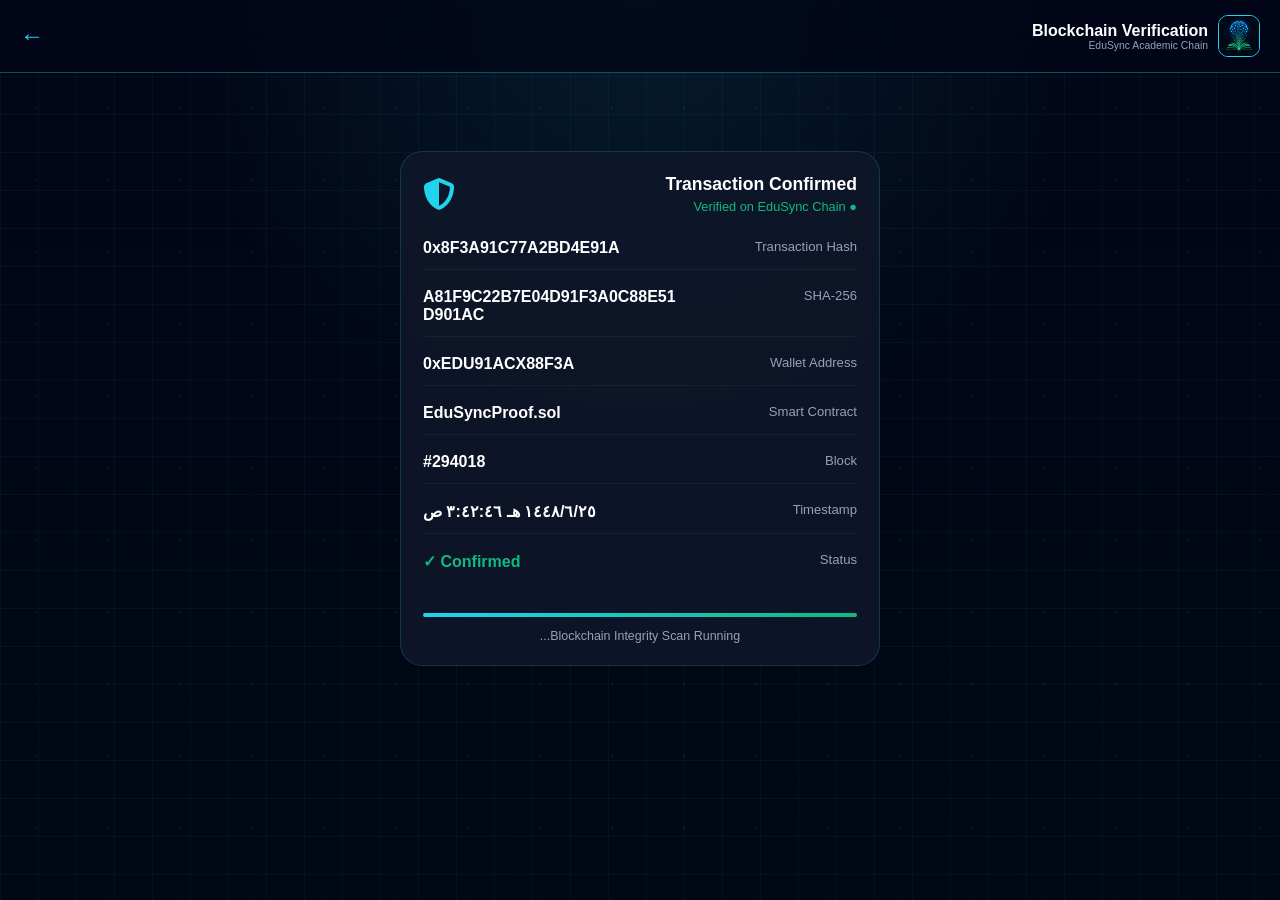
<file: sections/blockchain.html>
<!DOCTYPE html>
<html lang="ar" dir="rtl">

<head>
<meta charset="UTF-8">
<meta name="viewport" content="width=device-width, initial-scale=1.0">
<title>Blockchain Verification</title>

<link rel="stylesheet" href="../style.css">
<link rel="stylesheet" href="https://cdnjs.cloudflare.com/ajax/libs/font-awesome/6.5.1/css/all.min.css">

<style>
.verify-box{
    background:rgba(15,23,42,0.9);
    border:1px solid rgba(34,211,238,0.18);
    border-radius:22px;
    padding:22px;
    margin-top:25px;
}

.verify-row{
    display:flex;
    justify-content:space-between;
    margin-bottom:18px;
    gap:20px;
    border-bottom:1px solid rgba(255,255,255,0.05);
    padding-bottom:12px;
}

.verify-label{
    color:#94a3b8;
    font-size:0.82rem;
}

.verify-value{
    color:#fff;
    font-weight:700;
    text-align:left;
    word-break:break-all;
    max-width:60%;
}

.scan-box{
    margin-top:30px;
    text-align:center;
}

.scan-line{
    width:100%;
    height:4px;
    border-radius:999px;
    background:linear-gradient(90deg,#22d3ee,#10b981,#22d3ee);
    background-size:200% 100%;
    animation:scan 2s linear infinite;
}

@keyframes scan{
    0%{background-position:0% 0;}
    100%{background-position:200% 0;}
}
</style>

</head>

<body>

<header>
    <div class="logo-box">
        <img src="../1A9FCFDC-779E-4D60-9099-327FB21D028E.png" class="logo-img">

        <div>
            <div style="font-size:1rem;font-weight:800;">Blockchain Verification</div>
            <div style="font-size:0.65rem;color:#94a3b8;">
                EduSync Academic Chain
            </div>
        </div>
    </div>

    <div onclick="window.history.back()" style="font-size:1.5rem;color:var(--primary);cursor:pointer;">
        ←
    </div>
</header>

<div class="container">

    <div class="verify-box">

        <div style="
        display:flex;
        justify-content:space-between;
        align-items:center;
        margin-bottom:25px;
        ">
            <div>
                <div style="font-size:1.1rem;font-weight:800;">
                    Transaction Confirmed
                </div>

                <div style="color:#10b981;font-size:0.8rem;margin-top:4px;">
                    ● Verified on EduSync Chain
                </div>
            </div>

            <i class="fa-solid fa-shield-halved" style="
            font-size:2rem;
            color:#22d3ee;
            "></i>
        </div>

        <div class="verify-row">
            <div class="verify-label">Transaction Hash</div>
            <div class="verify-value">
                0x8F3A91C77A2BD4E91A
            </div>
        </div>

        <div class="verify-row">
            <div class="verify-label">SHA-256</div>
            <div class="verify-value">
                A81F9C22B7E04D91F3A0C88E51D901AC
            </div>
        </div>

        <div class="verify-row">
            <div class="verify-label">Wallet Address</div>
            <div class="verify-value">
                0xEDU91ACX88F3A
            </div>
        </div>

        <div class="verify-row">
            <div class="verify-label">Smart Contract</div>
            <div class="verify-value">
                EduSyncProof.sol
            </div>
        </div>

        <div class="verify-row">
            <div class="verify-label">Block</div>
            <div class="verify-value">
                #294018
            </div>
        </div>

        <div class="verify-row">
            <div class="verify-label">Timestamp</div>
            <div class="verify-value" id="timeNow">
                --
            </div>
        </div>

        <div class="verify-row" style="border:none;margin-bottom:0;">
            <div class="verify-label">Status</div>
            <div class="verify-value" style="color:#10b981;">
                Confirmed ✓
            </div>
        </div>

        <div class="scan-box">
            <div class="scan-line"></div>

            <div style="
            color:#94a3b8;
            margin-top:12px;
            font-size:0.78rem;
            ">
                Blockchain Integrity Scan Running...
            </div>
        </div>

    </div>

</div>

<script>
document.getElementById("timeNow").innerText =
new Date().toLocaleString("ar-SA");
</script>

</body>
</html>
</file>
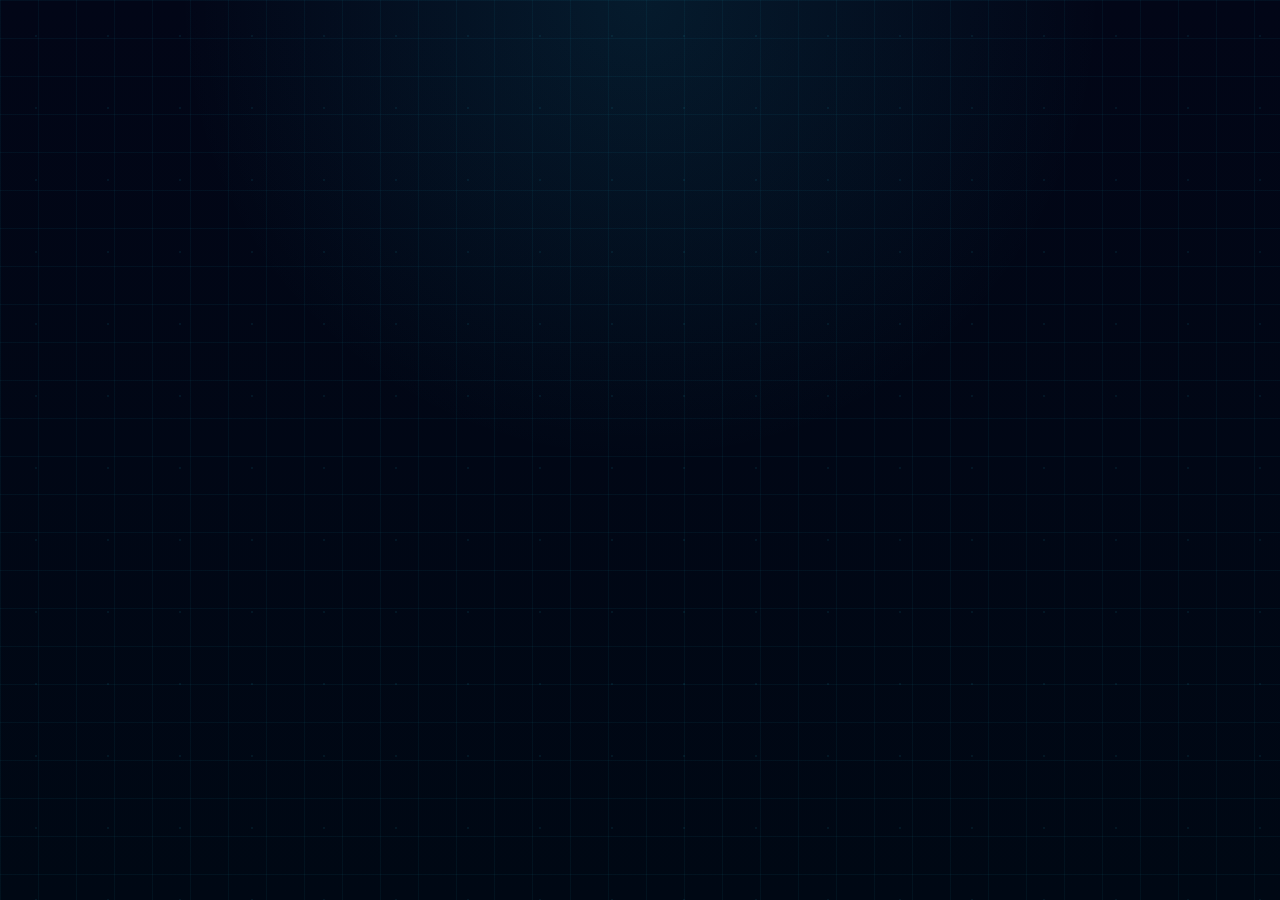
<file: sections/doctor.html>
<!DOCTYPE html>
<html lang="ar" dir="rtl">
<head>
<meta charset="UTF-8">
<title>المحاضر</title>
<link rel="stylesheet" href="../style.css">
</head>
<body>

<div id="lecturer" class="section">
        <h3 style="margin-bottom:15px; font-size:1.1rem;"><i class="fa-solid fa-user-shield"></i> لوحة تحكم المحاضر</h3>

        <div class="upload-box" onclick="document.getElementById('docFileInput').click()">
            <input type="file" id="docFileInput" style="display:none;" onchange="handleDocUpload(this)">
            <i class="fa-solid fa-file-circle-plus" style="font-size:2.5rem; color:var(--primary); margin-bottom:10px;"></i>
            <div id="docUpStatus" style="font-weight:bold; font-size:0.9rem;">رفع المرجع الرسمي للدفعة</div>
            <p style="font-size:0.65rem; color:#94a3b8;">سيتم توليد SHA-256 Hash ووضعه على البلوكشين</p>
        </div>

        <div class="info-card">
            <h4 style="color: var(--primary); margin-bottom: 15px; font-size:0.9rem;">📊 تقرير الاستيعاب العام</h4>

            <div class="progress-container">
                <div style="display: flex; justify-content: space-between; font-size: 0.75rem;">
                    <span>تحليل Chapter 1</span>
                    <span style="color: var(--danger);">ضعيف (35%)</span>
                </div>
                <div class="progress-bar">
                    <div class="progress-fill" style="width: 35%; background: var(--danger);"></div>
                </div>
            </div>

            <div class="progress-container" style="margin-top:15px;">
                <div style="display: flex; justify-content: space-between; font-size: 0.75rem;">
                    <span>تحليل Chapter 2</span>
                    <span style="color: var(--success);">جيد (78%)</span>
                </div>
                <div class="progress-bar">
                    <div class="progress-fill" style="width: 78%; background: var(--success);"></div>
                </div>
            </div>

            <button class="claim-btn ready" style="margin-top: 15px; font-size: 0.8rem;" onclick="alert('تم إرسال تنبيه مراجعة لجميع الطلاب!')">
                إرسال إشعار مراجعة
            </button>
        </div>

        <div class="info-card">
            <h4 style="color:var(--primary); margin-bottom:12px;">🧠 توصية الذكاء الاصطناعي</h4>
            <p style="font-size:0.78rem; color:#cbd5e1; line-height:1.7;">
                يوجد انخفاض واضح في استيعاب Chapter 1. يوصى بتوليد اختبار قصير وإرسال مراجعة موجهة للطلاب الأقل أداءً.
            </p>
        </div>
    </div>

  <script src="../script.js"></script>
</body>
</html>
</file>
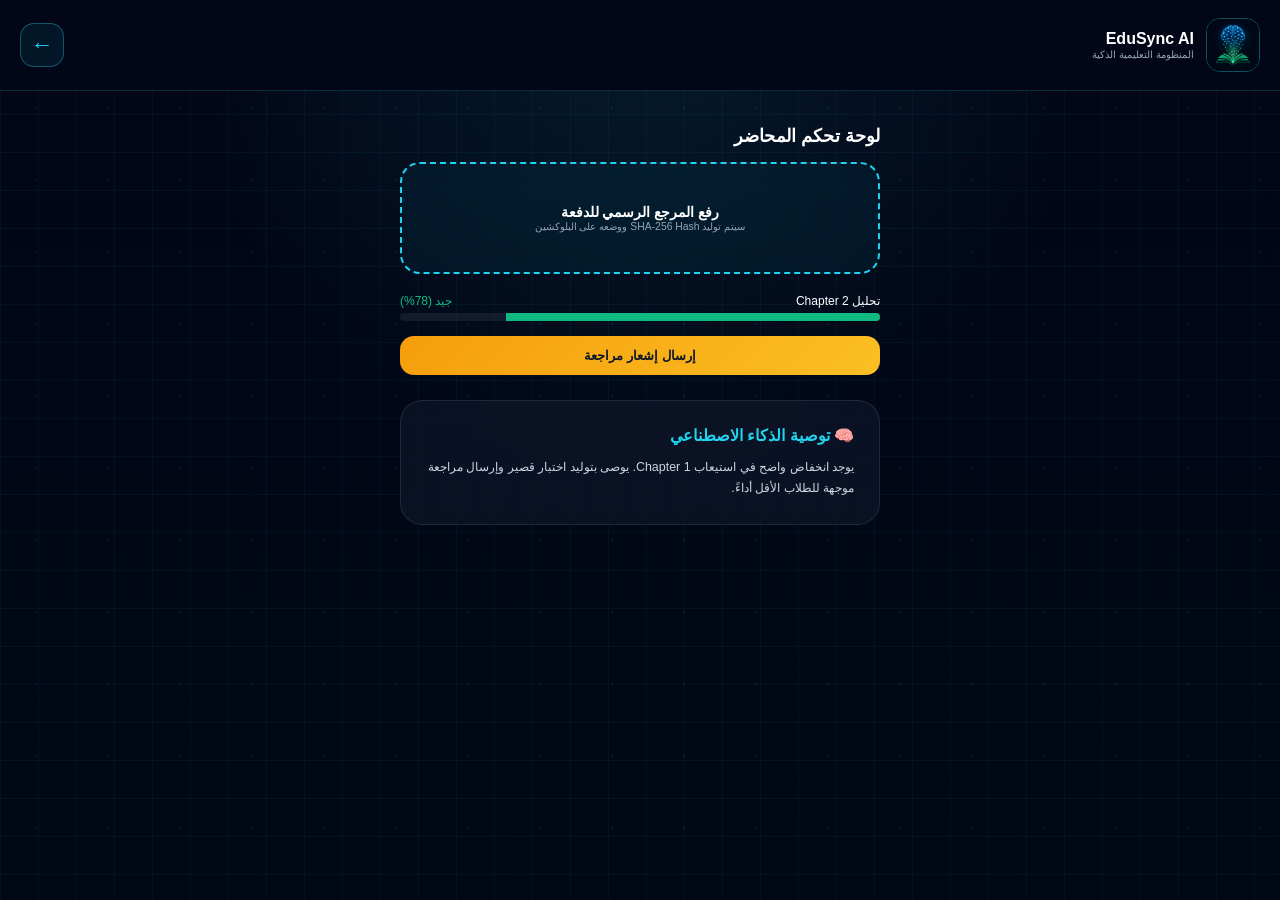
<file: sections/lecturer.html>
<!DOCTYPE html>
<html lang="ar" dir="rtl">
<head>
<meta charset="UTF-8">
        <meta name="viewport" content="width=device-width, initial-scale=1.0">
<title>المحاضر</title>
<link rel="stylesheet" href="../style.css">
</head>
<body>

        <header style="
display:flex;
align-items:center;
justify-content:space-between;
padding:18px 20px;
border-bottom:1px solid rgba(34,211,238,0.18);
background:#020617;
">

    <div class="logo-box" style="
    display:flex;
    align-items:center;
    gap:12px;
    ">
        <img src="../1A9FCFDC-779E-4D60-9099-327FB21D028E.png" style="
        width:54px;
        height:54px;
        border-radius:14px;
        object-fit:cover;
        border:1px solid rgba(34,211,238,0.35);
        ">

        <div>
            <div style="font-size:1rem; font-weight:800; color:#fff;">
                EduSync AI
            </div>

            <div style="font-size:0.65rem; color:#94a3b8;">
                المنظومة التعليمية الذكية
            </div>
        </div>
    </div>

    <div onclick="window.location.href='../index.html'" style="
    width:44px;
    height:44px;
    border-radius:14px;
    display:flex;
    align-items:center;
    justify-content:center;
    background:rgba(34,211,238,0.08);
    border:1px solid rgba(34,211,238,0.35);
    color:#22d3ee;
    cursor:pointer;
    font-size:1.4rem;
    flex-shrink:0;
    ">
        ←
    </div>

</header>

<div class="container">
<div class="sidebar" id="sidebar">
    <div style="color:var(--primary); font-size:1.8rem; text-align:left; cursor:pointer;" onclick="toggleSidebar()">&times;</div>

    <div class="wallet-mini">
        <div class="wallet-head">
            <div>
                <div class="wallet-label">ACADEMIC VAULT</div>
                <div class="wallet-title">رصيد الهوية التعليمية</div>
            </div>
            <div class="wallet-icon">
                <i class="fa-solid fa-shield-halved"></i>
            </div>
        </div>

        <div class="balance-val">
            <span id="sidebarBalance">0.00</span> <span style="font-size:0.85rem;">$SYNC</span>
        </div>

        <div class="wallet-stats">
            <div class="wallet-stat">
                <small>Academic XP</small>
                <strong id="xpValue">450 XP</strong>
            </div>
            <div class="wallet-stat">
                <small>Reputation</small>
                <strong id="repValue">Bronze</strong>
            </div>
        </div>

        <button id="claimBtn" class="claim-btn" onclick="mintFromSidebar()">
            <i class="fa-solid fa-lock" id="claimIcon"></i>
            تحتاج 1000 نقطة
        </button>
    </div>

    <div class="tx-history">
        <div class="tx-title">
            <i class="fa-solid fa-receipt"></i> سجل التحويلات
        </div>
        <div id="txList">
            <div id="emptyTx" style="font-size:0.65rem; color:#475569; text-align:center; padding:15px; background: rgba(255,255,255,0.02); border-radius: 10px;">
                <i class="fa-solid fa-timeline" style="display: block; font-size: 1.2rem; margin-bottom: 5px; opacity: 0.5;"></i>
                لا توجد عمليات سابقة
            </div>
        </div>
    </div>

    <hr style="border:none; border-bottom:1px solid var(--line); margin:15px 0;">

   <div class="sidebar-item" onclick="window.location.href='index.html'"><i class="fa-solid fa-house"></i> الرئيسية</div>
<div class="sidebar-item" onclick="window.location.href='sections/student.html'"><i class="fa-solid fa-graduation-cap"></i> بوابة الطالب</div>
<div class="sidebar-item" onclick="window.location.href='sections/lecturer.html'"><i class="fa-solid fa-user-tie"></i> بوابة المحاضر</div>
<div class="sidebar-item" onclick="window.location.href='sections/settings.html'"><i class="fa-solid fa-gear"></i> الإعدادات</div>
</div>


<div id="lecturer" class="section active">
        <h3 style="margin-bottom:15px; font-size:1.1rem;"><i class="fa-solid fa-user-shield"></i> لوحة تحكم المحاضر</h3>

        <div class="upload-box" onclick="document.getElementById('docFileInput').click()">
            <input type="file" id="docFileInput" style="display:none;" onchange="handleDocUpload(this)">
            <i class="fa-solid fa-file-circle-plus" style="font-size:2.5rem; color:var(--primary); margin-bottom:10px;"></i>
            <div id="docUpStatus" style="font-weight:bold; font-size:0.9rem;">رفع المرجع الرسمي للدفعة</div>
            <p style="font-size:0.65rem; color:#94a3b8;">سيتم توليد SHA-256 Hash ووضعه على البلوكشين</p>
        </div>

 <div id="aiRecommendation" style="display:none;"
    <h3 style="color:var(--primary); margin-bottom:15px;">
        🧠 توصية الذكاء الاصطناعي
    </h3>

    <p id="lecturerRecommendation" style="font-size:0.9rem; color:#cbd5e1; line-height:1.8;">
        اضغط الزر لتوليد توصية تعليمية ذكية بناءً على تقرير الاستيعاب.
    </p>

    <button class="claim-btn ready"
    style="margin-top:15px;"
    onclick="
generateLecturerRecommendation();
document.getElementById('aiRecommendation').style.display='block';
"
        توليد توصية ذكية
    </button>
</div>
            <div class="progress-container" style="margin-top:15px;">
                <div style="display: flex; justify-content: space-between; font-size: 0.75rem;">
                    <span>تحليل Chapter 2</span>
                    <span style="color: var(--success);">جيد (78%)</span>
                </div>
                <div class="progress-bar">
                    <div class="progress-fill" style="width: 78%; background: var(--success);"></div>
                </div>
            </div>

            <button class="claim-btn ready" style="margin-top: 15px; font-size: 0.8rem;" onclick="alert('تم إرسال تنبيه مراجعة لجميع الطلاب!')">
                إرسال إشعار مراجعة
            </button>
        </div>

        <div class="info-card">
            <h4 style="color:var(--primary); margin-bottom:12px;">🧠 توصية الذكاء الاصطناعي</h4>
            <p style="font-size:0.78rem; color:#cbd5e1; line-height:1.7;">
                يوجد انخفاض واضح في استيعاب Chapter 1. يوصى بتوليد اختبار قصير وإرسال مراجعة موجهة للطلاب الأقل أداءً.
            </p>
        </div>
    </div>

  <script src="../script.js"></script>
</body>
</html>
</file>
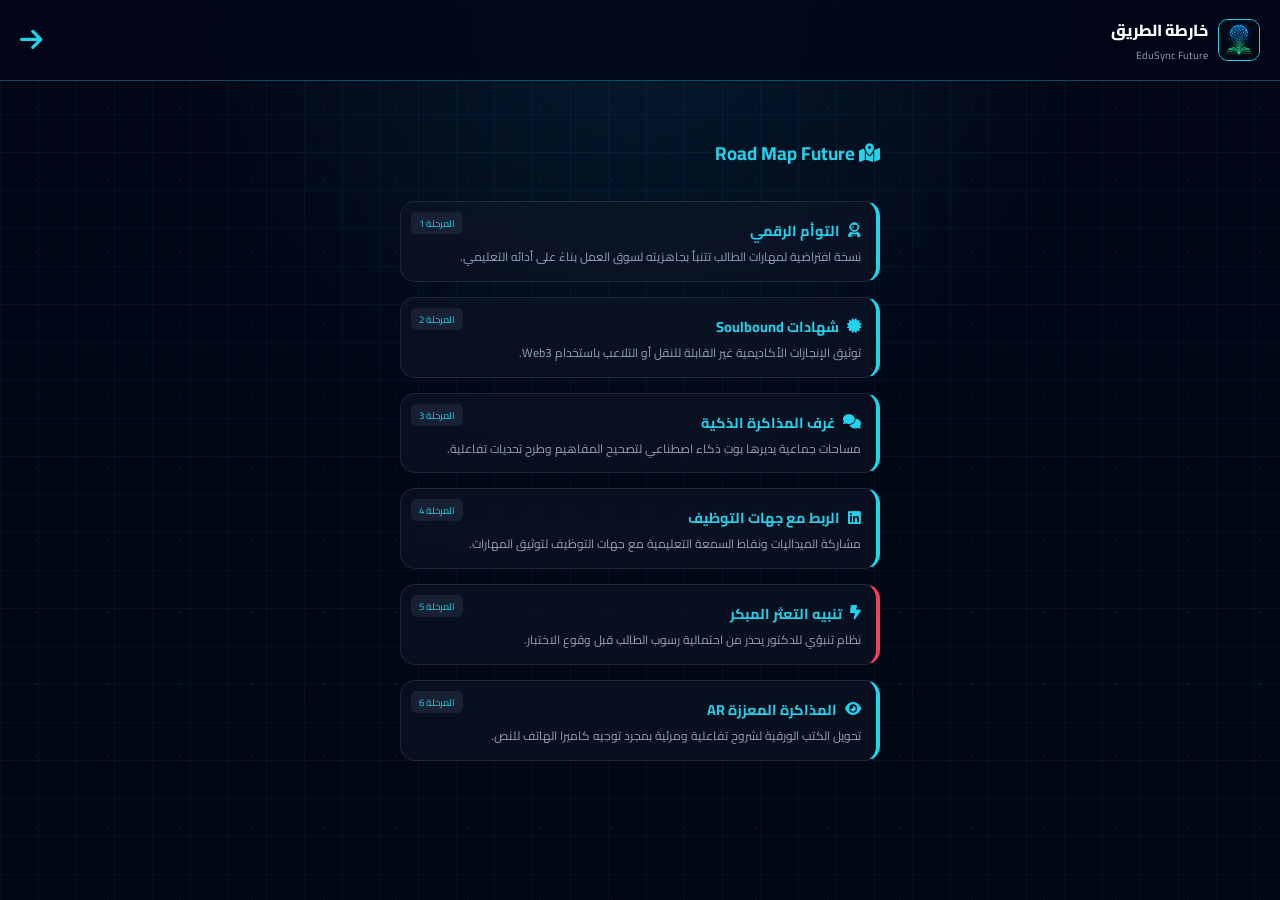
<file: sections/roadmap.html>
<!DOCTYPE html>
<html lang="ar" dir="rtl">
<head>
<meta charset="UTF-8">
<meta name="viewport" content="width=device-width, initial-scale=1.0">
<title>خارطة الطريق</title>

<link rel="stylesheet" href="../style.css">

<link href="https://fonts.googleapis.com/css2?family=Cairo:wght@400;600;700;800&display=swap" rel="stylesheet">

<link rel="stylesheet" href="https://cdnjs.cloudflare.com/ajax/libs/font-awesome/6.5.1/css/all.min.css">
</head>

<body>

<header>
    <div class="logo-box">
        <img src="../1A9FCFDC-779E-4D60-9099-327FB21D028E.png" class="logo-img">

        <div>
            <div style="font-size:1rem; font-weight:800;">خارطة الطريق</div>
            <div style="font-size:0.65rem; color:#94a3b8;">EduSync Future</div>
        </div>
    </div>

    <div onclick="window.location.href='../index.html'" style="
        color:var(--primary);
        font-size:1.6rem;
        cursor:pointer;
    ">
        <i class="fa-solid fa-arrow-right"></i>
    </div>
</header>

<div class="container">

    <h3 style="margin-top:10px; margin-bottom:20px; color:var(--primary);">
        <i class="fa-solid fa-map-location-dot"></i>
        Road Map Future
    </h3>

    <div class="roadmap-container">

        <div class="roadmap-item">
            <span class="roadmap-tag">المرحلة 1</span>

            <h4>
                <i class="fa-solid fa-user-astronaut"></i>
                التوأم الرقمي
            </h4>

            <p>
                نسخة افتراضية لمهارات الطالب تتنبأ بجاهزيته لسوق العمل بناءً على أدائه التعليمي.
            </p>
        </div>

        <div class="roadmap-item">
            <span class="roadmap-tag">المرحلة 2</span>

            <h4>
                <i class="fa-solid fa-certificate"></i>
                شهادات Soulbound
            </h4>

            <p>
                توثيق الإنجازات الأكاديمية غير القابلة للنقل أو التلاعب باستخدام Web3.
            </p>
        </div>

        <div class="roadmap-item">
            <span class="roadmap-tag">المرحلة 3</span>

            <h4>
                <i class="fa-solid fa-comments"></i>
                غرف المذاكرة الذكية
            </h4>

            <p>
                مساحات جماعية يديرها بوت ذكاء اصطناعي لتصحيح المفاهيم وطرح تحديات تفاعلية.
            </p>
        </div>

        <div class="roadmap-item">
            <span class="roadmap-tag">المرحلة 4</span>

            <h4>
                <i class="fa-brands fa-linkedin"></i>
                الربط مع جهات التوظيف
            </h4>

            <p>
                مشاركة الميداليات ونقاط السمعة التعليمية مع جهات التوظيف لتوثيق المهارات.
            </p>
        </div>

        <div class="roadmap-item" style="border-right-color: var(--danger);">
            <span class="roadmap-tag">المرحلة 5</span>

            <h4>
                <i class="fa-solid fa-bolt-lightning"></i>
                تنبيه التعثر المبكر
            </h4>

            <p>
                نظام تنبؤي للدكتور يحذر من احتمالية رسوب الطالب قبل وقوع الاختبار.
            </p>
        </div>

        <div class="roadmap-item">
            <span class="roadmap-tag">المرحلة 6</span>

            <h4>
                <i class="fa-solid fa-eye"></i>
                المذاكرة المعززة AR
            </h4>

            <p>
                تحويل الكتب الورقية لشروح تفاعلية ومرئية بمجرد توجيه كاميرا الهاتف للنص.
            </p>
        </div>

    </div>

</div>

<script src="../script.js"></script>

</body>
</html>
</file>
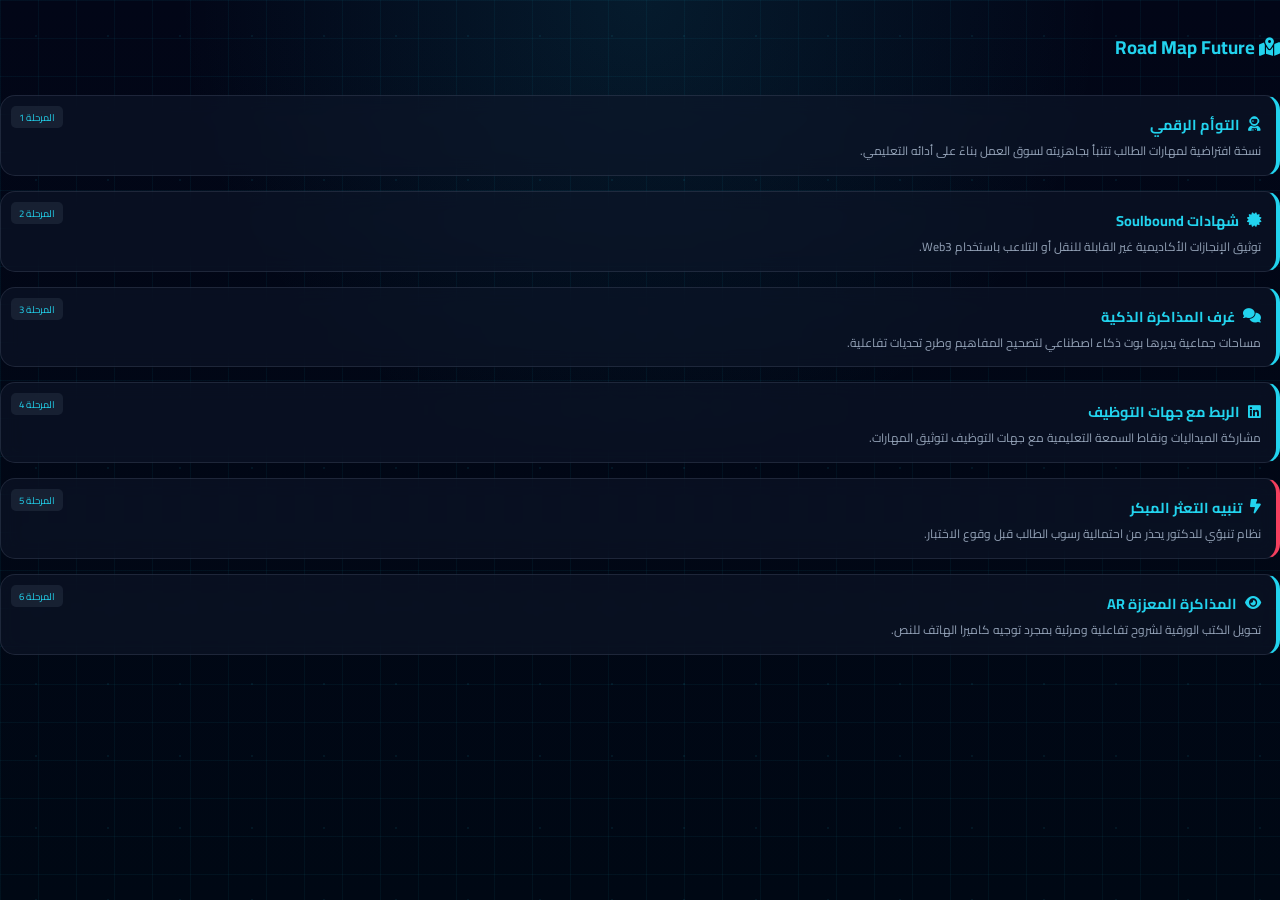
<file: sections/rodmap.html>
<!DOCTYPE html>
<html lang="ar" dir="rtl">
<head>
<meta charset="UTF-8">
<meta name="viewport" content="width=device-width, initial-scale=1.0">
<title>خارطة الطريق</title>
<link rel="stylesheet" href="../style.css">
<link href="https://fonts.googleapis.com/css2?family=Cairo:wght@400;600;700;800&display=swap" rel="stylesheet">
<link rel="stylesheet" href="https://cdnjs.cloudflare.com/ajax/libs/font-awesome/6.5.1/css/all.min.css">
</head>
<body>

        <h3 style="margin-top:30px; margin-bottom:15px; color:var(--primary);"><i class="fa-solid fa-map-location-dot"></i> Road Map Future</h3>

        <div class="roadmap-container">
            <div class="roadmap-item">
                <span class="roadmap-tag">المرحلة 1</span>
                <h4><i class="fa-solid fa-user-astronaut"></i> التوأم الرقمي</h4>
                <p>نسخة افتراضية لمهارات الطالب تتنبأ بجاهزيته لسوق العمل بناءً على أدائه التعليمي.</p>
            </div>

            <div class="roadmap-item">
                <span class="roadmap-tag">المرحلة 2</span>
                <h4><i class="fa-solid fa-certificate"></i> شهادات Soulbound</h4>
                <p>توثيق الإنجازات الأكاديمية غير القابلة للنقل أو التلاعب باستخدام Web3.</p>
            </div>

            <div class="roadmap-item">
                <span class="roadmap-tag">المرحلة 3</span>
                <h4><i class="fa-solid fa-comments"></i> غرف المذاكرة الذكية</h4>
                <p>مساحات جماعية يديرها بوت ذكاء اصطناعي لتصحيح المفاهيم وطرح تحديات تفاعلية.</p>
            </div>

            <div class="roadmap-item">
                <span class="roadmap-tag">المرحلة 4</span>
                <h4><i class="fa-brands fa-linkedin"></i> الربط مع جهات التوظيف</h4>
                <p>مشاركة الميداليات ونقاط السمعة التعليمية مع جهات التوظيف لتوثيق المهارات.</p>
            </div>

            <div class="roadmap-item" style="border-right-color: var(--danger);">
                <span class="roadmap-tag">المرحلة 5</span>
                <h4><i class="fa-solid fa-bolt-lightning"></i> تنبيه التعثر المبكر</h4>
                <p>نظام تنبؤي للدكتور يحذر من احتمالية رسوب الطالب قبل وقوع الاختبار.</p>
            </div>

            <div class="roadmap-item">
                <span class="roadmap-tag">المرحلة 6</span>
                <h4><i class="fa-solid fa-eye"></i> المذاكرة المعززة AR</h4>
                <p>تحويل الكتب الورقية لشروح تفاعلية ومرئية بمجرد توجيه كاميرا الهاتف للنص.</p>
            </div>
        </div>
    </div>
</div>

  <script src="../script.js"></script>
</body>
</html>
</file>
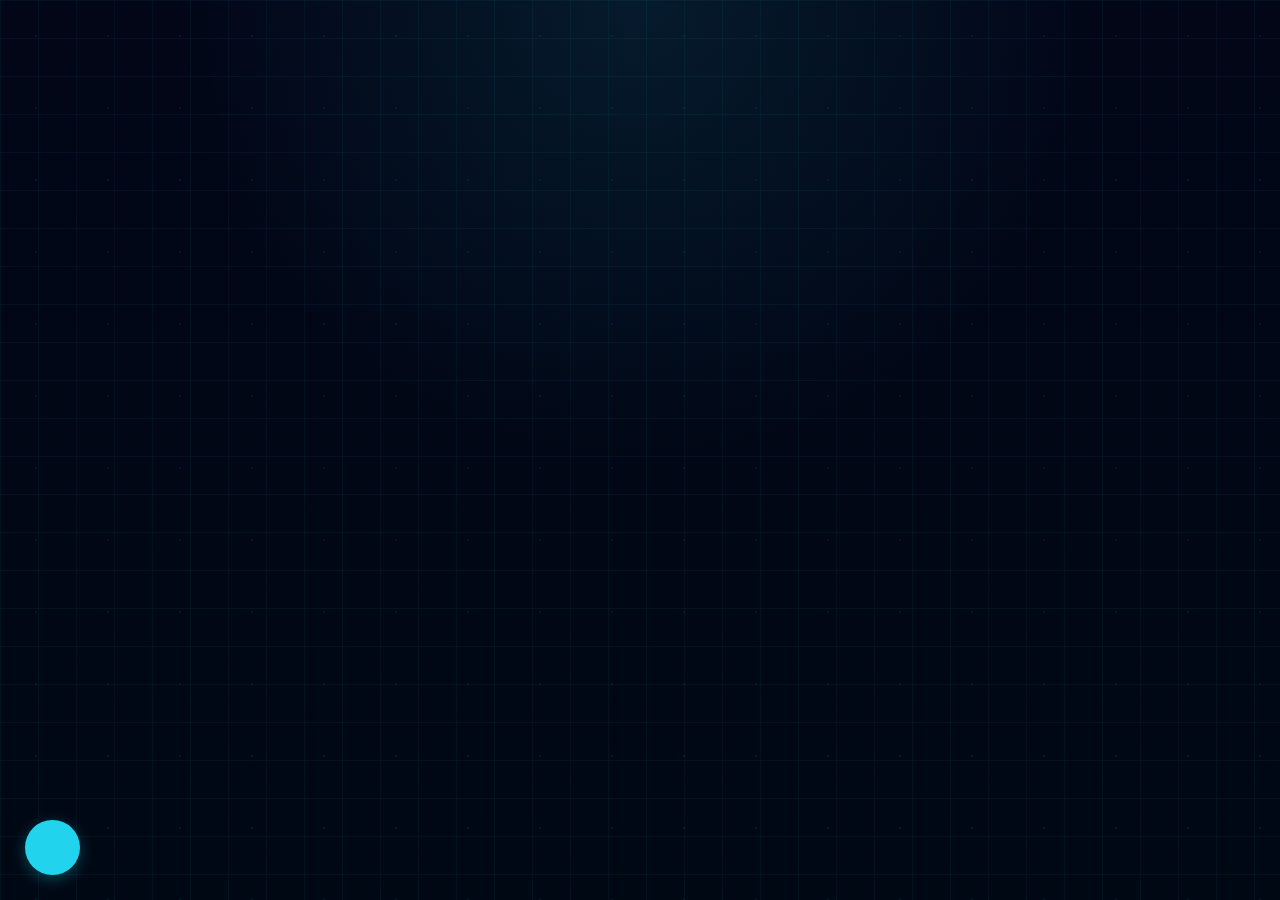
<file: sections/setting.html>
<!DOCTYPE html>
<html lang="ar" dir="rtl">
<head>
<meta charset="UTF-8">
<title>الإعدادات</title>
<link rel="stylesheet" href="../style.css">
</head>
<body>



    <div id="settings" class="section">
        <h3 style="margin-bottom:20px;">الإعدادات والدعم</h3>

        <div class="info-card" style="padding:0;">
            <div class="sidebar-item" onclick="openModal('privacy')"><span>سياسة الخصوصية</span><i class="fa-solid fa-chevron-left" style="margin-right:auto;"></i></div>
            <div class="sidebar-item" onclick="openModal('guide')"><span>إرشادات المستخدم</span><i class="fa-solid fa-chevron-left" style="margin-right:auto;"></i></div>
            <div class="sidebar-item" onclick="openModal('contact')"><span>تواصل معنا</span><i class="fa-solid fa-chevron-left" style="margin-right:auto;"></i></div>
        </div>

        <div class="info-card" style="margin-top: 20px; border: 1px dashed #f59e0b; background: rgba(245, 158, 11, 0.05); text-align: center; padding: 20px;">
            <i class="fa-solid fa-handshake" style="font-size: 2rem; color: #f59e0b; margin-bottom: 10px;"></i>
            <h4 style="color: #f59e0b; font-size: 0.9rem;">نرحب بالشراكات والرعايات</h4>
            <p style="font-size: 0.7rem; color: #94a3b8; margin-top: 5px; line-height: 1.5;">
                انضم إلى منظومة EduSync لدعم مستقبل التعليم الذكي وتحفيز الابتكار لدى الطلاب.
            </p>
            <button class="claim-btn ready" style="margin-top: 15px; padding: 10px; font-size: 0.75rem;" onclick="openModal('contact')">تواصل كشريك</button>
        </div>

        <h3 style="margin-top:30px; margin-bottom:15px; color:var(--primary);"><i class="fa-solid fa-map-location-dot"></i> Road Map Future</h3>

        <div class="roadmap-container">
            <div class="roadmap-item">
                <span class="roadmap-tag">المرحلة 1</span>
                <h4><i class="fa-solid fa-user-astronaut"></i> التوأم الرقمي</h4>
                <p>نسخة افتراضية لمهارات الطالب تتنبأ بجاهزيته لسوق العمل بناءً على أدائه التعليمي.</p>
            </div>

            <div class="roadmap-item">
                <span class="roadmap-tag">المرحلة 2</span>
                <h4><i class="fa-solid fa-certificate"></i> شهادات Soulbound</h4>
                <p>توثيق الإنجازات الأكاديمية غير القابلة للنقل أو التلاعب باستخدام Web3.</p>
            </div>

            <div class="roadmap-item">
                <span class="roadmap-tag">المرحلة 3</span>
                <h4><i class="fa-solid fa-comments"></i> غرف المذاكرة الذكية</h4>
                <p>مساحات جماعية يديرها بوت ذكاء اصطناعي لتصحيح المفاهيم وطرح تحديات تفاعلية.</p>
            </div>

            <div class="roadmap-item">
                <span class="roadmap-tag">المرحلة 4</span>
                <h4><i class="fa-brands fa-linkedin"></i> الربط مع جهات التوظيف</h4>
                <p>مشاركة الميداليات ونقاط السمعة التعليمية مع جهات التوظيف لتوثيق المهارات.</p>
            </div>

            <div class="roadmap-item" style="border-right-color: var(--danger);">
                <span class="roadmap-tag">المرحلة 5</span>
                <h4><i class="fa-solid fa-bolt-lightning"></i> تنبيه التعثر المبكر</h4>
                <p>نظام تنبؤي للدكتور يحذر من احتمالية رسوب الطالب قبل وقوع الاختبار.</p>
            </div>

            <div class="roadmap-item">
                <span class="roadmap-tag">المرحلة 6</span>
                <h4><i class="fa-solid fa-eye"></i> المذاكرة المعززة AR</h4>
                <p>تحويل الكتب الورقية لشروح تفاعلية ومرئية بمجرد توجيه كاميرا الهاتف للنص.</p>
            </div>
        </div>
    </div>
</div>

<div class="chat-float" id="voiceAssistant" onclick="startVoiceRecognition()"><i class="fa-solid fa-microphone"></i></div>

<script src="../script.js"></script>
</body>
</html>
</file>
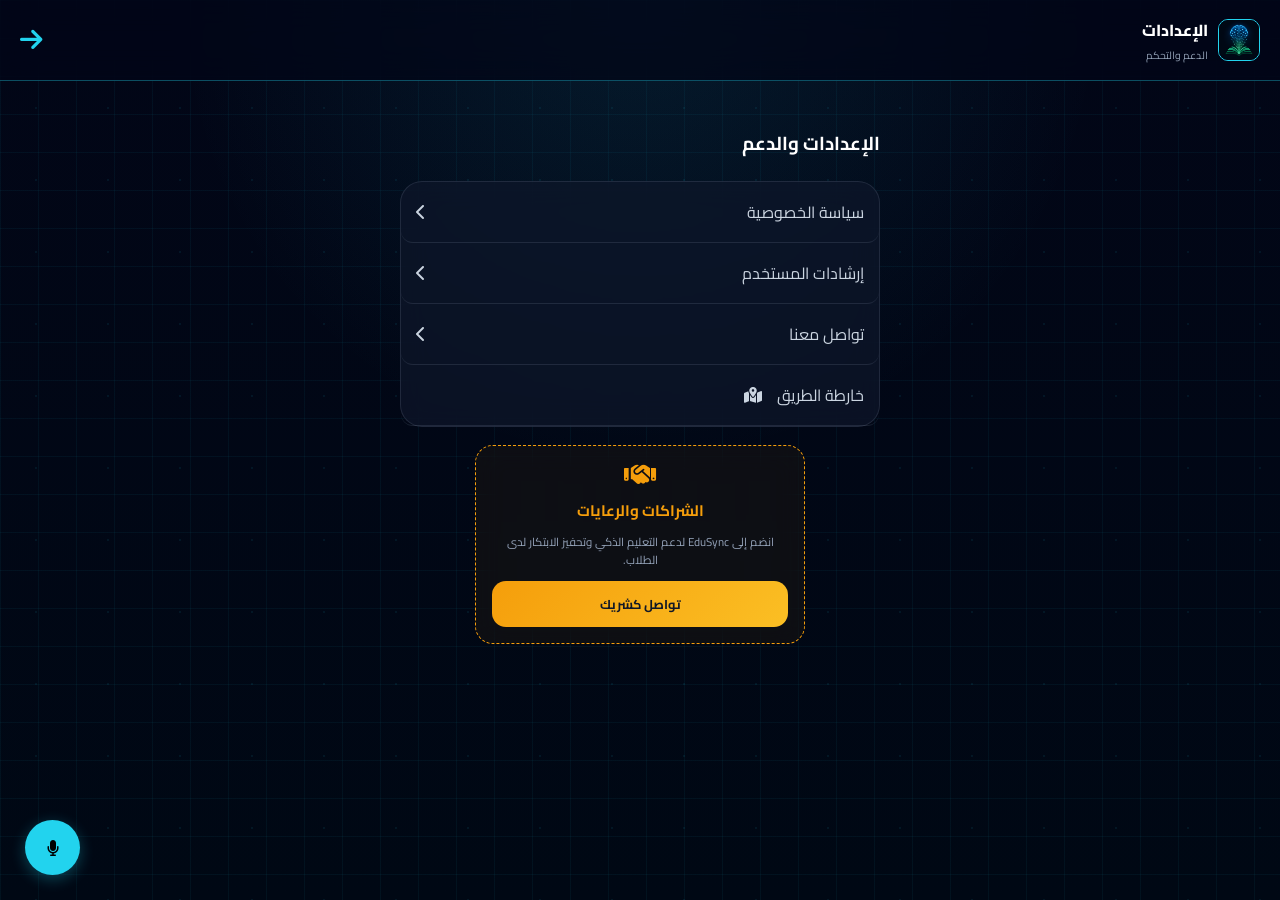
<file: sections/settings.html>
<!DOCTYPE html>
<html lang="ar" dir="rtl">

<head>
<meta charset="UTF-8">
<meta name="viewport" content="width=device-width, initial-scale=1.0">
<title>الإعدادات</title>

<link rel="stylesheet" href="../style.css">
<link href="https://fonts.googleapis.com/css2?family=Cairo:wght@400;600;700;800&display=swap" rel="stylesheet">
<link rel="stylesheet" href="https://cdnjs.cloudflare.com/ajax/libs/font-awesome/6.5.1/css/all.min.css">
</head>

<body>

<div class="modal" id="infoModal" onclick="this.style.display='none'">
    <div class="modal-content" onclick="event.stopPropagation()">
        <div id="modalBody"></div>
        <button onclick="document.getElementById('infoModal').style.display='none'" style="width:100%; margin-top:20px; padding:12px; background:var(--primary); border:none; border-radius:10px; font-weight:bold; cursor:pointer;">
            إغلاق
        </button>
    </div>
</div>

<header>
    <div class="logo-box">
        <img src="../1A9FCFDC-779E-4D60-9099-327FB21D028E.png" class="logo-img">

        <div>
            <div style="font-size:1rem; font-weight:800;">الإعدادات</div>
            <div style="font-size:0.65rem; color:#94a3b8;">الدعم والتحكم</div>
        </div>
    </div>

    <div onclick="window.location.href='../index.html'" style="color:var(--primary); font-size:1.6rem; cursor:pointer;">
        <i class="fa-solid fa-arrow-right"></i>
    </div>
</header>

<div class="container">

    <div id="settings" class="section active">

        <h3 style="margin-bottom:20px;">الإعدادات والدعم</h3>

        <div class="info-card" style="padding:0;">
            <div class="sidebar-item" onclick="openModal('privacy')">
                <span>سياسة الخصوصية</span>
                <i class="fa-solid fa-chevron-left" style="margin-right:auto;"></i>
            </div>

            <div class="sidebar-item" onclick="openModal('guide')">
                <span>إرشادات المستخدم</span>
                <i class="fa-solid fa-chevron-left" style="margin-right:auto;"></i>
            </div>

            <div class="sidebar-item" onclick="openModal('contact')">
                <span>تواصل معنا</span>
                <i class="fa-solid fa-chevron-left" style="margin-right:auto;"></i>
            </div>

            <div class="sidebar-item" onclick="window.location.href='roadmap.html'">
                <span>خارطة الطريق</span>
                <i class="fa-solid fa-map-location-dot"></i>
            </div>
        </div>

        <div class="info-card" style="
            max-width:330px;
            margin:18px auto;
            padding:16px;
            border:1px dashed #f59e0b;
            border-radius:18px;
            background:rgba(245,158,11,0.05);
            text-align:center;
        ">
            <i class="fa-solid fa-handshake" style="font-size:1.6rem; color:#f59e0b; margin-bottom:8px;"></i>

            <h4 style="color:#f59e0b; font-size:0.95rem; margin-bottom:8px;">
                الشراكات والرعايات
            </h4>

            <p style="font-size:0.72rem; color:#94a3b8; line-height:1.6; margin-bottom:12px;">
                انضم إلى EduSync لدعم التعليم الذكي وتحفيز الابتكار لدى الطلاب.
            </p>

            <button onclick="openPartnerForm()" class="claim-btn ready" style="width:100%; padding:11px; font-size:0.8rem;">
                تواصل كشريك
            </button>
        </div>

    </div>

</div>

<div class="chat-float" id="voiceAssistant" onclick="startVoiceRecognition()">
    <i class="fa-solid fa-microphone"></i>
</div>

<script src="../script.js"></script>

<script>
function openPartnerForm() {
    document.getElementById('modalBody').innerHTML = `
        <div style="text-align:center;">
            <i class="fa-solid fa-handshake" style="
                font-size:3rem;
                color:#f59e0b;
                margin-bottom:15px;
            "></i>

            <h3 style="color:#f59e0b; margin-bottom:10px;">
                طلب شراكة EduSync AI
            </h3>

            <p style="
                color:#cbd5e1;
                font-size:0.85rem;
                line-height:1.8;
                margin-bottom:18px;
            ">
                نستقبل شراكات الجامعات، الرعايات التعليمية، جهات التوظيف، ومبادرات الذكاء الاصطناعي و Web3.
            </p>

            <div style="
                background:rgba(245,158,11,0.08);
                border:1px dashed rgba(245,158,11,0.45);
                border-radius:14px;
                padding:12px;
                color:#fbbf24;
                font-weight:800;
                margin-bottom:15px;
            ">
                partners@edusync.ai
            </div>

            <div style="
                display:grid;
                grid-template-columns:1fr 1fr;
                gap:8px;
                font-size:0.75rem;
                color:#94a3b8;
                text-align:center;
            ">
                <div>شراكات جامعية</div>
                <div>رعايات تعليمية</div>
                <div>جهات توظيف</div>
                <div>AI / Web3</div>
            </div>
        </div>
    `;

    document.getElementById('infoModal').style.display = 'flex';
}
</script>

</body>
</html>
</file>
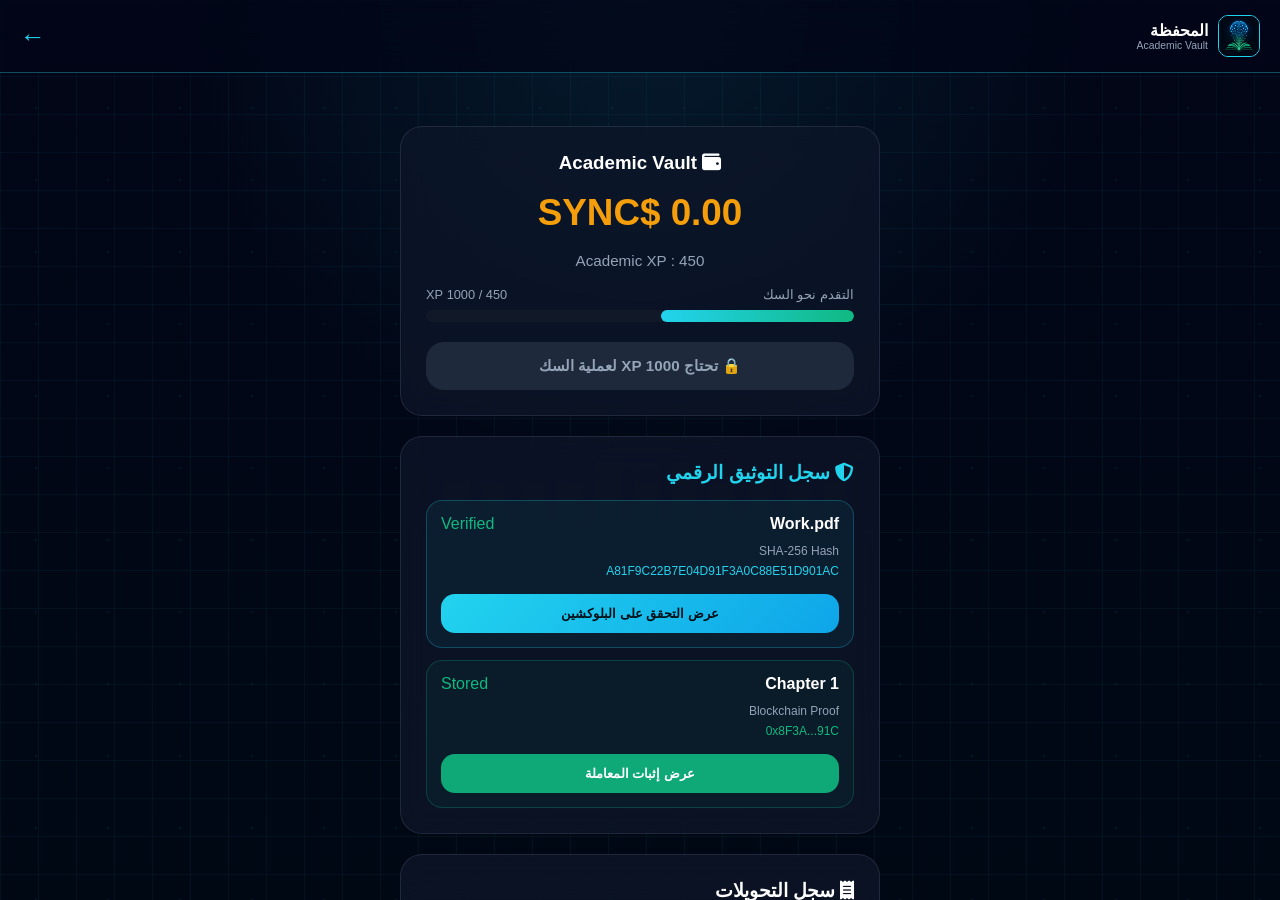
<file: sections/wallet.html>
<!DOCTYPE html>
<html lang="ar" dir="rtl">
<head>
<meta charset="UTF-8">
<meta name="viewport" content="width=device-width, initial-scale=1.0">
<title>المحفظة</title>

<link rel="stylesheet" href="../style.css">
<link rel="stylesheet" href="https://cdnjs.cloudflare.com/ajax/libs/font-awesome/6.5.1/css/all.min.css">
</head>

<body>

<header>
    <div class="logo-box">
        <img src="../1A9FCFDC-779E-4D60-9099-327FB21D028E.png" class="logo-img">
        <div>
            <div style="font-size:1rem; font-weight:800;">المحفظة</div>
            <div style="font-size:0.65rem; color:#94a3b8;">Academic Vault</div>
        </div>
    </div>

    <div onclick="window.location.href='../index.html'" style="color:var(--primary); font-size:1.6rem; cursor:pointer;">
        ←
    </div>
</header>

<div class="container">

    <div class="info-card" style="text-align:center;">
        <h3 style="margin-bottom:14px;">
            <i class="fa-solid fa-wallet"></i>
            Academic Vault
        </h3>

        <div id="balanceValue" style="font-size:2.3rem; color:#f59e0b; font-weight:900; margin:18px 0;">
            SYNC$ 0.00
        </div>

        <div style="color:#94a3b8; font-size:0.95rem;">
            Academic XP : <span class="xpValue">0</span>
        </div>

        <div style="margin-top:18px;">
            <div style="display:flex; justify-content:space-between; color:#94a3b8; font-size:0.8rem; margin-bottom:8px;">
                <span>التقدم نحو السك</span>
                <span><span class="xpValue">450</span> / 1000 XP</span>
            </div>

            <div style="width:100%; height:12px; background:#111827; border-radius:999px; overflow:hidden;">
                <div id="xpProgress" style="width:45%; height:100%; background:linear-gradient(90deg,#22d3ee,#10b981); border-radius:999px;"></div>
            </div>

            <button id="mintBtn" onclick="mintSYNC()" style="
            width:100%;
            margin-top:20px;
            padding:15px;
            border:none;
            border-radius:18px;
            background:#1e293b;
            color:#94a3b8;
            font-weight:800;
            font-size:0.95rem;
            cursor:not-allowed;
            ">
                🔒 تحتاج 1000 XP لعملية السك
            </button>
        </div>
    </div>

    <div class="info-card" style="margin-top:20px;">
        <h3 style="margin-bottom:16px; color:#22d3ee;">
            <i class="fa-solid fa-shield-halved"></i>
            سجل التوثيق الرقمي
        </h3>

        <div style="background:rgba(34,211,238,0.06); border:1px solid rgba(34,211,238,0.25); border-radius:16px; padding:14px; margin-bottom:12px;">
            <div style="display:flex; justify-content:space-between; margin-bottom:8px;">
                <strong>Work.pdf</strong>
                <span style="color:#10b981;">Verified</span>
            </div>

            <div style="font-size:0.75rem; color:#94a3b8; line-height:1.7;">
                SHA-256 Hash<br>
                <span style="color:#22d3ee; word-break:break-all;">A81F9C22B7E04D91F3A0C88E51D901AC</span>
            </div>

            <button onclick="window.location.href='blockchain.html'" style="
            width:100%;
            margin-top:12px;
            padding:12px;
            border:none;
            border-radius:14px;
            background:linear-gradient(135deg,#22d3ee,#0ea5e9);
            color:#001018;
            font-weight:800;
            cursor:pointer;
            ">
                عرض التحقق على البلوكشين
            </button>
        </div>

        <div style="background:rgba(16,185,129,0.06); border:1px solid rgba(16,185,129,0.25); border-radius:16px; padding:14px;">
            <div style="display:flex; justify-content:space-between; margin-bottom:8px;">
                <strong>Chapter 1</strong>
                <span style="color:#10b981;">Stored</span>
            </div>

            <div style="font-size:0.75rem; color:#94a3b8; line-height:1.7;">
                Blockchain Proof<br>
                <span style="color:#10b981;">0x8F3A...91C</span>
            </div>

            <button onclick="window.location.href='blockchain.html'" style="
            width:100%;
            margin-top:12px;
            padding:12px;
            border:none;
            border-radius:14px;
            background:rgba(16,185,129,0.9);
            color:white;
            font-weight:800;
            cursor:pointer;
            ">
                عرض إثبات المعاملة
            </button>
        </div>
    </div>

    <div class="info-card" style="margin-top:20px;">
        <h3 style="margin-bottom:15px;">
            <i class="fa-solid fa-receipt"></i>
            سجل التحويلات
        </h3>

        <div id="txList" style="color:#64748b; font-size:0.9rem;">
            لا توجد عمليات تحويل حالياً
        </div>
    </div>

</div>

<script>
let xp = parseInt(localStorage.getItem("xp") || "0");
let sync = parseInt(localStorage.getItem("sync") || "0");

function updateWalletUI() {
    document.querySelectorAll(".xpValue").forEach(el => {
        el.innerText = xp;
    });

    const balanceValue = document.getElementById("balanceValue");
    balanceValue.innerText = "SYNC$ " + sync.toFixed(2);

    const progress = Math.min((xp / 1000) * 100, 100);
    document.getElementById("xpProgress").style.width = progress + "%";

    const mintBtn = document.getElementById("mintBtn");

    if (xp >= 1000) {
        mintBtn.disabled = false;
        mintBtn.innerHTML = "⚡ سك 1 SYNC الآن";
        mintBtn.style.background = "#10b981";
        mintBtn.style.color = "#fff";
        mintBtn.style.cursor = "pointer";
        mintBtn.style.boxShadow = "0 0 24px rgba(16,185,129,0.35)";
    } else {
        mintBtn.disabled = true;
        mintBtn.innerHTML = "🔒 تحتاج 1000 XP لعملية السك";
        mintBtn.style.background = "#1e293b";
        mintBtn.style.color = "#94a3b8";
        mintBtn.style.cursor = "not-allowed";
        mintBtn.style.boxShadow = "none";
    }

    const lastTx = JSON.parse(localStorage.getItem("lastTx") || "null");
    const txList = document.getElementById("txList");

    if (lastTx) {
        txList.innerHTML = `
            <div style="background:rgba(16,185,129,0.07); border:1px solid rgba(16,185,129,0.25); border-radius:14px; padding:12px; color:#cbd5e1;">
                <div style="display:flex; justify-content:space-between; margin-bottom:8px;">
                    <strong>+1 SYNC</strong>
                    <span style="color:#10b981;">Confirmed</span>
                </div>
                <div style="font-size:0.75rem; color:#94a3b8; line-height:1.7;">
                    TX: <span style="color:#22d3ee;">${lastTx.tx}</span><br>
                    Hash: <span style="color:#22d3ee;">${lastTx.hash}</span><br>
                    ${lastTx.date}
                </div>
            </div>
        `;
    }
}

function mintSYNC() {
    if (xp < 1000) {
        alert("تحتاج 1000 XP للسك");
        return;
    }

    xp -= 1000;
    sync += 1;

    localStorage.setItem("xp", xp);
    localStorage.setItem("sync", sync);

    localStorage.setItem("lastTx", JSON.stringify({
        file: "Work.pdf",
        hash: "A81F9C22B7E04D91F3A0C88E51D901AC",
        tx: "0x" + Math.random().toString(16).slice(2, 10).toUpperCase(),
        date: new Date().toLocaleString("ar-SA")
    }));

    alert("تم سك 1 SYNC وتوثيق العملية رقمياً");
    updateWalletUI();
}

updateWalletUI();
</script>

</body>
</html>
</file>
<file: style.css>
:root { 
    --primary: #22d3ee; 
    --bg: #020617; 
    --card: rgba(15, 23, 42, 0.58); 
    --line: rgba(148, 163, 184, 0.16); 
    --danger: #f43f5e; 
    --success: #10b981; 
    --gold: #f59e0b; 
    --duo: #58cc02; 
}

* {
    box-sizing: border-box;
    margin: 0;
    padding: 0;
    font-family: 'Cairo', sans-serif;
    transition: 0.3s;
}

html,
body {
    background: #020617;
    color: white;
    min-height: 100vh;
    overflow-x: hidden;
    position: relative;
}

/* ===== الخلفية التقنية ===== */

#bg-canvas {
    position: fixed;
    inset: 0;
    width: 100vw;
    height: 100vh;
    z-index: -1;
    pointer-events: none;
    background: transparent !important;
}

body::before {
    content: "";
    position: fixed;
    inset: 0;
    background-image:
        linear-gradient(rgba(34, 211, 238, 0.055) 1px, transparent 1px),
        linear-gradient(90deg, rgba(34, 211, 238, 0.055) 1px, transparent 1px);
    background-size: 38px 38px;
    pointer-events: none;
    z-index: -3;
}

body::after {
    content: "";
    position: fixed;
    inset: 0;
    background:
        radial-gradient(circle at top, rgba(34,211,238,0.12), transparent 42%),
        radial-gradient(rgba(34,211,238,0.38) 1px, transparent 1px),
        linear-gradient(180deg, #020617, #000814);
    background-size: auto, 72px 72px, auto;
    opacity: 1;
    pointer-events: none;
    z-index: -4;
}

body > *:not(#bg-canvas) {
    position: relative;
    z-index: 1;
}



/* ===== Header ===== */

header {
    background: rgba(2, 6, 23, 0.74);
    padding: 15px 20px;
    display: flex;
    justify-content: space-between;
    align-items: center;
    border-bottom: 1px solid rgba(34, 211, 238, 0.35);
    position: sticky;
    top: 0;
    z-index: 1000;
    backdrop-filter: blur(18px);
}

.logo-box {
    display: flex;
    align-items: center;
    gap: 10px;
}

.logo-img {
    width: 42px;
    height: 42px;
    border: 1px solid var(--primary);
    border-radius: 10px;
    object-fit: cover;
}

.menu-icon {
    color: var(--primary);
    font-size: 1.5rem;
    cursor: pointer;
}

/* ===== Sidebar ===== */

.sidebar {
    width: 78%;
    max-width: 320px;
    height: 100vh;
    position: fixed;
    top: 0;
    right: -100%;
    background:
        radial-gradient(circle at top left, rgba(34,211,238,0.14), transparent 35%),
        linear-gradient(180deg, #071028, #020617);
    z-index: 3000;
    transition: 0.35s;
    overflow-y: auto;
    border-left: 1px solid rgba(34,211,238,0.22);
    padding: 20px;
    backdrop-filter: blur(14px);
    box-shadow: 0 0 35px rgba(34,211,238,0.12);
}

.sidebar.active {
    right: 0;
}

.sidebar-item {
    padding: 15px;
    border-bottom: 1px solid var(--line);
    display: flex;
    align-items: center;
    gap: 15px;
    color: #cbd5e1;
    cursor: pointer;
    border-radius: 12px;
}

.sidebar-item:hover {
    background: rgba(34, 211, 238, 0.07);
    color: white;
}

/* ===== Layout ===== */

.container {
    padding: 20px;
    max-width: 520px;
    margin: auto;
    position: relative;
    z-index: 1;
}

.section {
    display: none;
    background: transparent;
}

.section.active {
    display: block;
}

/* ===== Cards ===== */

.info-card,
.ai-coach-card,
.mission-card,
.tool-card,
.achievement-badge,
.result-panel,
.memory-item,
.boost-card {
    background: rgba(15, 23, 42, 0.72);
    color: #fff;
    backdrop-filter: blur(14px);
}

.info-card {
    border: 1px solid var(--line);
    border-radius: 22px;
    padding: 25px;
    margin-top: 25px;
}

.feature-item {
    display: flex;
    gap: 15px;
    margin-bottom: 20px;
}

.feature-item i {
    color: var(--primary);
    font-size: 1.3rem;
}

.ai-coach-card {
    background: linear-gradient(135deg, rgba(34,211,238,0.08), rgba(15,23,42,0.52));
    border: 1px solid rgba(34,211,238,0.25);
    border-radius: 18px;
    padding: 16px;
    margin: 18px 0;
}

.ai-coach-card h4 {
    color: var(--primary);
    font-size: 0.9rem;
    margin-bottom: 8px;
    display: flex;
    align-items: center;
    gap: 8px;
}

.ai-coach-card p {
    font-size: 0.75rem;
    color: #cbd5e1;
    line-height: 1.7;
}

/* ===== Gamification ===== */

.gamified-header {
    display: flex;
    justify-content: space-around;
    align-items: center;
    background: rgba(88, 204, 2, 0.1);
    border: 1px solid rgba(88, 204, 2, 0.55);
    padding: 12px;
    border-radius: 18px;
    margin-bottom: 20px;
    backdrop-filter: blur(10px);
}

.streak-fire {
    color: #ff4500;
    font-weight: bold;
    animation: pulse-voice 1.5s infinite;
}

.points-badge {
    background: rgba(16, 185, 129, 0.1);
    border: 1px solid var(--success);
    color: var(--success);
    padding: 5px 15px;
    border-radius: 50px;
    font-size: 0.8rem;
    display: inline-flex;
    align-items: center;
    gap: 8px;
    margin-bottom: 0;
    backdrop-filter: blur(5px);
}

/* ===== Achievements ===== */

.badge-grid {
    display: grid;
    grid-template-columns: 1fr 1fr;
    gap: 10px;
    margin: 15px 0;
}

.achievement-badge {
    border: 1px solid rgba(255,255,255,0.08);
    border-radius: 14px;
    padding: 12px;
    text-align: center;
}

.achievement-badge i {
    color: var(--gold);
    font-size: 1.4rem;
    margin-bottom: 8px;
}

.achievement-badge div {
    font-size: 0.7rem;
    font-weight: bold;
}

.achievement-badge small {
    color: #94a3b8;
    font-size: 0.6rem;
}

/* ===== Upload ===== */

.upload-box {
    border: 2px dashed var(--primary);
    border-radius: 20px;
    padding: 40px;
    text-align: center;
    margin-bottom: 20px;
    cursor: pointer;
    background: rgba(34, 211, 238, 0.05);
    backdrop-filter: blur(10px);
}

.upload-box:hover {
    transform: translateY(-3px);
    background: rgba(34, 211, 238, 0.08);
}

/* ===== Mission ===== */

.mission-card {
    border: 1px solid var(--line);
    border-radius: 18px;
    padding: 20px;
    margin-top: 15px;
    text-align: center;
    position: relative;
}

.task-circle {
    width: 40px;
    height: 40px;
    background: var(--bg);
    border: 2px solid var(--line);
    border-radius: 50%;
    display: flex;
    align-items: center;
    justify-content: center;
    z-index: 3;
    transition: 0.5s;
    color: #475569;
    font-size: 0.9rem;
    position: relative;
}

.task-circle.completed {
    background: var(--duo);
    border-color: #fff;
    color: white;
    box-shadow: 0 0 15px rgba(88, 204, 2, 0.5);
    transform: scale(1.1);
}

/* ===== Tools ===== */

.tools-grid {
    display: grid;
    grid-template-columns: 1fr 1fr;
    gap: 10px;
}

.tool-card {
    border: 1px solid var(--line);
    padding: 15px;
    border-radius: 15px;
    text-align: center;
    cursor: pointer;
}

.tool-card:hover {
    transform: translateY(-4px);
    border-color: rgba(34, 211, 238, 0.35);
    box-shadow: 0 10px 25px rgba(34, 211, 238, 0.08);
}

.tool-card i {
    font-size: 1.4rem;
    color: var(--primary);
    margin-bottom: 8px;
    display: block;
}

/* ===== Progress ===== */

.progress-bar {
    width: 100%;
    height: 8px;
    background: rgba(30, 41, 59, 0.6);
    border-radius: 10px;
    overflow: hidden;
    margin-top: 5px;
}

.progress-fill {
    height: 100%;
    transition: 1.5s ease-in-out;
}

/* ===== Loading ===== */

#aiLoading {
    display: none;
    text-align: center;
    margin: 20px 0;
}

.loader {
    border: 3px solid #f3f3f3;
    border-top: 3px solid var(--primary);
    border-radius: 50%;
    width: 25px;
    height: 25px;
    animation: spin 1s linear infinite;
    display: inline-block;
}

@keyframes spin {
    0% { transform: rotate(0deg); }
    100% { transform: rotate(360deg); }
}

/* ===== Results ===== */

.result-panel {
    display: none;
    margin-top: 20px;
    padding: 20px;
    background: rgba(11, 18, 36, 0.72);
    border-radius: 20px;
    border: 1px solid var(--primary);
    backdrop-filter: blur(15px);
}

.quiz-option {
    background: rgba(30, 41, 59, 0.5);
    border: 1px solid var(--line);
    padding: 12px;
    border-radius: 10px;
    margin-top: 10px;
    cursor: pointer;
    text-align: right;
}

.quiz-option:hover {
    transform: translateX(-4px);
    border-color: var(--primary);
}

/* ===== Flashcards ===== */

.flashcard-container {
    perspective: 1000px;
    width: 100%;
    height: 180px;
    margin-bottom: 15px;
    cursor: pointer;
}

.flashcard {
    position: relative;
    width: 100%;
    height: 100%;
    text-align: center;
    transition: transform 0.6s;
    transform-style: preserve-3d;
}

.flashcard.flipped {
    transform: rotateY(180deg);
}

.flashcard-front,
.flashcard-back {
    position: absolute;
    width: 100%;
    height: 100%;
    backface-visibility: hidden;
    border-radius: 15px;
    display: flex;
    align-items: center;
    justify-content: center;
    padding: 20px;
    font-weight: bold;
    border: 1px solid var(--primary);
}

.flashcard-front {
    background: var(--card);
    color: white;
}

.flashcard-back {
    background: var(--primary);
    color: #000;
    transform: rotateY(180deg);
}

.smart-flash-card {
    position: relative;
    height: 220px;
    perspective: 1000px;
    cursor: pointer;
    margin-bottom: 16px;
}

.smart-card-inner {
    position: relative;
    width: 100%;
    height: 100%;
    transition: transform .6s ease;
    transform-style: preserve-3d;
}

.smart-flash-card.flipped .smart-card-inner {
    transform: rotateY(180deg);
}

.smart-card-front,
.smart-card-back {
    position: absolute;
    inset: 0;
    backface-visibility: hidden;
    -webkit-backface-visibility: hidden;
    border-radius: 22px;
    padding: 20px;
    display: flex;
    flex-direction: column;
    justify-content: center;
    border: 1px solid rgba(34,211,238,.35);
    background: linear-gradient(145deg, rgba(15,23,42,.95), rgba(2,6,23,.95));
    box-shadow: 0 0 25px rgba(34,211,238,0.12);
}

.smart-card-back {
    transform: rotateY(180deg);
    border-color: rgba(16,185,129,.45);
}

.smart-card-front small,
.smart-card-back small {
    color: #22d3ee;
    font-weight: 800;
    margin-bottom: 10px;
}

.smart-card-front h3,
.smart-card-back h3 {
    color: #fff;
    font-size: 1rem;
    line-height: 1.8;
}

.smart-card-front p {
    margin-top: 14px;
    color: #10b981;
    font-size: .75rem;
}

/* ===== Roadmap ===== */

.roadmap-container {
    margin-top: 30px;
    padding-bottom: 40px;
}

.roadmap-item {
    background: var(--card);
    border: 1px solid var(--line);
    border-radius: 15px;
    padding: 15px;
    margin-bottom: 15px;
    border-right: 4px solid var(--primary);
    position: relative;
    backdrop-filter: blur(10px);
}

.roadmap-item h4 {
    font-size: 0.9rem;
    color: var(--primary);
    margin-bottom: 5px;
    display: flex;
    align-items: center;
    gap: 8px;
}

.roadmap-item p {
    font-size: 0.75rem;
    color: #94a3b8;
    line-height: 1.4;
}

.roadmap-tag {
    position: absolute;
    top: 10px;
    left: 10px;
    font-size: 0.6rem;
    background: rgba(30, 41, 59, 0.7);
    padding: 2px 8px;
    border-radius: 5px;
    color: var(--primary);
}

/* ===== Modal ===== */

.modal {
    position: fixed;
    inset: 0;
    width: 100%;
    height: 100%;
    background: rgba(0,0,0,0.5);
    display: none;
    z-index: 5000;
    align-items: center;
    justify-content: center;
    padding: 20px;
    backdrop-filter: blur(15px);
}

.modal-content {
    background: rgba(15, 23, 42, 0.92);
    border: 1px solid var(--primary);
    border-radius: 20px;
    padding: 25px;
    width: 100%;
    max-width: 400px;
    backdrop-filter: blur(20px);
}

/* ===== Floating buttons ===== */

.chat-float,
.voice-float,
#voiceAssistant {
    position: fixed;
    bottom: 25px;
    left: 25px;
    width: 55px;
    height: 55px;
    background: var(--primary);
    border-radius: 50%;
    display: flex;
    align-items: center;
    justify-content: center;
    color: #000;
    cursor: pointer;
    z-index: 99999;
    box-shadow: 0 4px 15px rgba(34, 211, 238, 0.3);
}

.accessibility-float {
    position: fixed;
    left: 20px;
    bottom: 95px;
    width: 58px;
    height: 58px;
    border: none;
    border-radius: 50%;
    background: linear-gradient(135deg,#10b981,#22d3ee);
    color: #fff;
    font-size: 28px;
    box-shadow: 0 0 25px rgba(34,211,238,.45);
    z-index: 99999;
    display: flex;
    align-items: center;
    justify-content: center;
}

.voice-active {
    animation: pulse-voice 1.5s infinite;
    background: var(--danger) !important;
    color: white !important;
}

.access-mode {
    zoom: 1.08;
}

.access-mode * {
    letter-spacing: .3px;
}

/* ===== Wallet ===== */

.wallet-mini {
    background:
        linear-gradient(145deg, rgba(15, 23, 42, 0.96), rgba(2, 6, 23, 0.98)),
        radial-gradient(circle at top right, rgba(245, 158, 11, 0.18), transparent 45%);
    border: 1px solid rgba(245, 158, 11, 0.38);
    border-radius: 24px;
    padding: 18px;
    margin-bottom: 14px;
    text-align: right;
    backdrop-filter: blur(18px);
    position: relative;
    overflow: hidden;
    box-shadow: 0 0 28px rgba(245, 158, 11, 0.08);
}

.wallet-mini::before {
    content: "";
    position: absolute;
    top: -60px;
    left: -60px;
    width: 160px;
    height: 160px;
    background: rgba(34, 211, 238, 0.08);
    filter: blur(42px);
    border-radius: 50%;
}

.wallet-head {
    display: flex;
    justify-content: space-between;
    align-items: center;
    margin-bottom: 14px;
    position: relative;
    z-index: 1;
}

.wallet-label {
    font-size: 0.65rem;
    color: var(--gold);
    font-weight: 800;
    letter-spacing: 0.5px;
}

.wallet-title {
    font-size: 0.75rem;
    color: #cbd5e1;
    margin-top: 3px;
}

.wallet-icon {
    width: 48px;
    height: 48px;
    border-radius: 15px;
    background: rgba(245, 158, 11, 0.14);
    border: 1px solid rgba(245, 158, 11, 0.38);
    display: flex;
    align-items: center;
    justify-content: center;
    color: var(--gold);
    font-size: 1.2rem;
}

.balance-val {
    font-size: 2rem;
    font-weight: 800;
    color: var(--gold);
    margin: 8px 0 12px;
    position: relative;
    z-index: 1;
}

.wallet-stats {
    display: grid;
    grid-template-columns: 1fr 1fr;
    gap: 8px;
    margin-bottom: 12px;
    position: relative;
    z-index: 1;
}

.wallet-stat {
    background: rgba(255,255,255,0.04);
    border: 1px solid rgba(255,255,255,0.07);
    border-radius: 12px;
    padding: 10px;
}

.wallet-stat small {
    display: block;
    font-size: 0.6rem;
    color: #94a3b8;
    margin-bottom: 4px;
}

.wallet-stat strong {
    font-size: 0.75rem;
    color: #f8fafc;
}

.claim-btn {
    width: 100%;
    background: rgba(51, 65, 85, 0.5);
    color: #94a3b8;
    border: 1px solid rgba(148, 163, 184, 0.25);
    padding: 12px;
    border-radius: 14px;
    font-size: 0.75rem;
    font-weight: bold;
    cursor: not-allowed;
    display: flex;
    align-items: center;
    justify-content: center;
    gap: 8px;
    position: relative;
    z-index: 1;
}

.claim-btn.ready {
    background: linear-gradient(135deg, #f59e0b, #fbbf24);
    color: #111827;
    border: none;
    cursor: pointer;
    animation: pulse-gold 2s infinite;
}

/* ===== Transactions ===== */

.tx-history {
    margin-top: 25px;
    border-top: 1px solid var(--line);
    padding-top: 15px;
}

.tx-title {
    font-size: 0.8rem;
    color: var(--primary);
    font-weight: bold;
    margin-bottom: 12px;
    display: flex;
    align-items: center;
    gap: 8px;
}

.tx-item {
    background: rgba(34, 211, 238, 0.05);
    padding: 10px;
    border-radius: 10px;
    margin-bottom: 8px;
    display: flex;
    justify-content: space-between;
    align-items: center;
    font-size: 0.7rem;
    border: 1px solid var(--line);
    animation: slideIn 0.5s ease-out;
}

.tx-id {
    color: #94a3b8;
    display: flex;
    align-items: center;
    gap: 5px;
}

.tx-amount {
    color: var(--success);
    font-weight: bold;
}

/* ===== Memory ===== */

.memory-vault-btn {
    position: absolute;
    top: 18px;
    right: 18px;
    width: 42px;
    height: 42px;
    border-radius: 50%;
    border: 1px solid rgba(34, 211, 238, 0.35);
    background: rgba(34, 211, 238, 0.08);
    color: var(--primary);
    display: flex;
    align-items: center;
    justify-content: center;
    cursor: pointer;
    box-shadow: 0 0 18px rgba(34, 211, 238, 0.12);
    z-index: 5;
}

.memory-vault-btn:hover {
    transform: scale(1.08);
    background: rgba(34, 211, 238, 0.16);
}

.memory-item {
    border: 1px solid rgba(255,255,255,0.08);
    border-radius: 14px;
    padding: 12px;
    margin-bottom: 10px;
}

.memory-item h4 {
    color: var(--primary);
    font-size: 0.82rem;
    margin-bottom: 5px;
}

.memory-item p {
    color: #94a3b8;
    font-size: 0.72rem;
    line-height: 1.6;
}

.memory-tag {
    display: inline-block;
    margin-top: 8px;
    padding: 3px 8px;
    border-radius: 20px;
    background: rgba(16,185,129,0.12);
    color: var(--success);
    font-size: 0.6rem;
}

/* ===== Boost ===== */

.boost-card {
    display: flex;
    justify-content: space-between;
    align-items: center;
    gap: 12px;
    background: rgba(34,211,238,0.06);
    border: 1px solid rgba(34,211,238,0.18);
    border-radius: 16px;
    padding: 14px;
    margin-bottom: 12px;
}

.boost-card strong {
    color: #fff;
    font-size: 0.9rem;
}

.boost-card p {
    color: #94a3b8;
    font-size: 0.75rem;
    margin: 5px 0;
    line-height: 1.6;
}

.boost-card small {
    color: #10b981;
    font-size: 0.68rem;
}

.boost-card button {
    min-width: 95px;
    border: none;
    border-radius: 14px;
    padding: 10px;
    background: linear-gradient(135deg,#22d3ee,#10b981);
    color: #001018;
    font-weight: 800;
    font-size: 0.7rem;
    cursor: pointer;
}

.boost-card button.used {
    background: #1e293b;
    color: #64748b;
    cursor: not-allowed;
}

.boost-notice {
    display: none;
    align-items: center;
    gap: 12px;
    background: rgba(16,185,129,0.10);
    border: 1px solid rgba(16,185,129,0.35);
    border-radius: 18px;
    padding: 14px;
    margin: 15px 0;
    color: #cbd5e1;
    animation: boostPop .35s ease;
}

.boost-notice i {
    color: #10b981;
    font-size: 1.4rem;
}

.boost-notice strong {
    color: #10b981;
    font-size: 0.9rem;
}

.boost-notice p {
    margin: 4px 0 0;
    color: #94a3b8;
    font-size: 0.75rem;
    line-height: 1.6;
}

/* ===== Animations ===== */

@keyframes slideIn {
    from { opacity: 0; transform: translateY(-10px); }
    to { opacity: 1; transform: translateY(0); }
}

@keyframes boostPop {
    from { opacity: 0; transform: translateY(-8px); }
    to { opacity: 1; transform: translateY(0); }
}

@keyframes pulse-voice {
    0% { box-shadow: 0 0 0 0 rgba(244, 63, 94, 0.4); }
    70% { box-shadow: 0 0 0 15px rgba(244, 63, 94, 0); }
    100% { box-shadow: 0 0 0 0 rgba(244, 63, 94, 0); }
}

@keyframes pulse-gold {
    0% { box-shadow: 0 0 0 0 rgba(245, 158, 11, 0.4); }
    70% { box-shadow: 0 0 0 10px rgba(245, 158, 11, 0); }
    100% { box-shadow: 0 0 0 0 rgba(245, 158, 11, 0); }
}

/* ===== Mobile ===== */

@media (max-width: 600px) {
    body {
        overflow-x: hidden;
    }

    .container {
        width: 100%;
        max-width: 100%;
        padding: 14px;
    }

    header {
        padding: 12px 16px;
    }

    .info-card,
    .mission-card,
    .ai-coach-card,
    .upload-box {
        padding: 18px;
        border-radius: 18px;
        margin-top: 16px;
        margin-left: 0;
        margin-right: 0;
        width: 100%;
    }

    .gamified-header {
        margin-bottom: 16px;
        padding: 10px;
    }

    .tools-grid,
    .badge-grid,
    .wallet-stats {
        grid-template-columns: 1fr 1fr;
        gap: 10px;
    }

    .tool-card,
    .achievement-badge {
        padding: 14px 10px;
    }

    .task-circle {
        width: 34px;
        height: 34px;
    }

    .logo-img {
        width: 42px;
        height: 42px;
    }

    .sponsor-card,
    .partner-card,
    .contact-card {
        padding: 16px !important;
        margin: 16px 0 !important;
        border-radius: 18px !important;
    }

    .sponsor-card h3,
    .partner-card h3,
    .contact-card h3 {
        font-size: 1rem !important;
        margin-bottom: 8px !important;
    }

    .sponsor-card p,
    .partner-card p,
    .contact-card p {
        font-size: 0.75rem !important;
        line-height: 1.6 !important;
    }

    .claim-btn,
    .contact-btn {
        padding: 12px !important;
        font-size: 0.85rem !important;
    }
}


/* ===== FINAL CLEAN FIX: background + intro + top spacing ===== */

html,
body{
    margin:0 !important;
    padding:0 !important;
    min-height:100vh;
    overflow-x:hidden;
    background:
        radial-gradient(circle at top, rgba(34,211,238,0.10), transparent 42%),
        linear-gradient(180deg,#020617,#000814) !important;
    color:#fff;
    scroll-behavior:auto !important;
}

body::before{
    content:"";
    position:fixed;
    inset:0;
    background-image:
        linear-gradient(rgba(34,211,238,0.055) 1px, transparent 1px),
        linear-gradient(90deg, rgba(34,211,238,0.055) 1px, transparent 1px);
    background-size:38px 38px;
    pointer-events:none;
    z-index:0;
}

body::after{
    content:"";
    position:fixed;
    inset:0;
    background-image:radial-gradient(rgba(34,211,238,0.35) 1px, transparent 1px);
    background-size:72px 72px;
    opacity:.22;
    pointer-events:none;
    z-index:0;
}

#bg-canvas{
    position:fixed !important;
    inset:0 !important;
    width:100vw !important;
    height:100vh !important;
    z-index:1 !important;
    pointer-events:none !important;
    background:transparent !important;
}

body > *:not(#bg-canvas):not(#introScreen){
    position:relative;
    z-index:2;
}

/* intro is overlay only, never part of page layout */
#introScreen{
    position:fixed !important;
    inset:0 !important;
    width:100vw !important;
    height:100vh !important;
    background:#000 !important;
    z-index:2147483647 !important;
    display:flex !important;
    align-items:center !important;
    justify-content:center !important;
    overflow:hidden !important;
    opacity:1;
    transition:opacity .8s ease;
}

#introVideo{
    width:100vw !important;
    height:100vh !important;
    object-fit:cover !important;
}

body:not(.intro-playing) #introScreen{
    display:none !important;
}

body.intro-playing{
    overflow:hidden !important;
}

body.intro-playing .accessibility-float,
body.intro-playing .chat-float,
body.intro-playing .voice-float,
body.intro-playing #voiceAssistant{
    display:none !important;
}

/* force home content to start right after header */
header{
    margin:0 !important;
}

.container{
    max-width:520px !important;
    margin:0 auto !important;
    padding:10px 20px 20px !important;
    display:block !important;
}

#home,
.section{
    margin:0 !important;
    padding:0 !important;
    min-height:auto !important;
    height:auto !important;
}

#home h3{
    margin:6px 0 14px !important;
}

.info-card:first-of-type{
    margin-top:0 !important;
}
/* ===== EMERGENCY FINAL LAYOUT FIX ===== */

header{
    position: fixed !important;
    top: 0 !important;
    left: 0 !important;
    right: 0 !important;
    z-index: 10000 !important;
}

.container{
    position: fixed !important;
    top: 112px !important;
    left: 0 !important;
    right: 0 !important;
    bottom: 0 !important;
    overflow-y: auto !important;
    margin: 0 auto !important;
    max-width: 520px !important;
    padding: 14px 20px 110px 20px !important;
    z-index: 5 !important;
}

.sidebar{
    z-index: 20000 !important;
}

#introScreen{
    z-index: 9999999 !important;
}



.chat-float,
.voice-float,
#voiceAssistant,
.accessibility-float{
    position: fixed !important;
    z-index: 99999999 !important;
}
</file>
